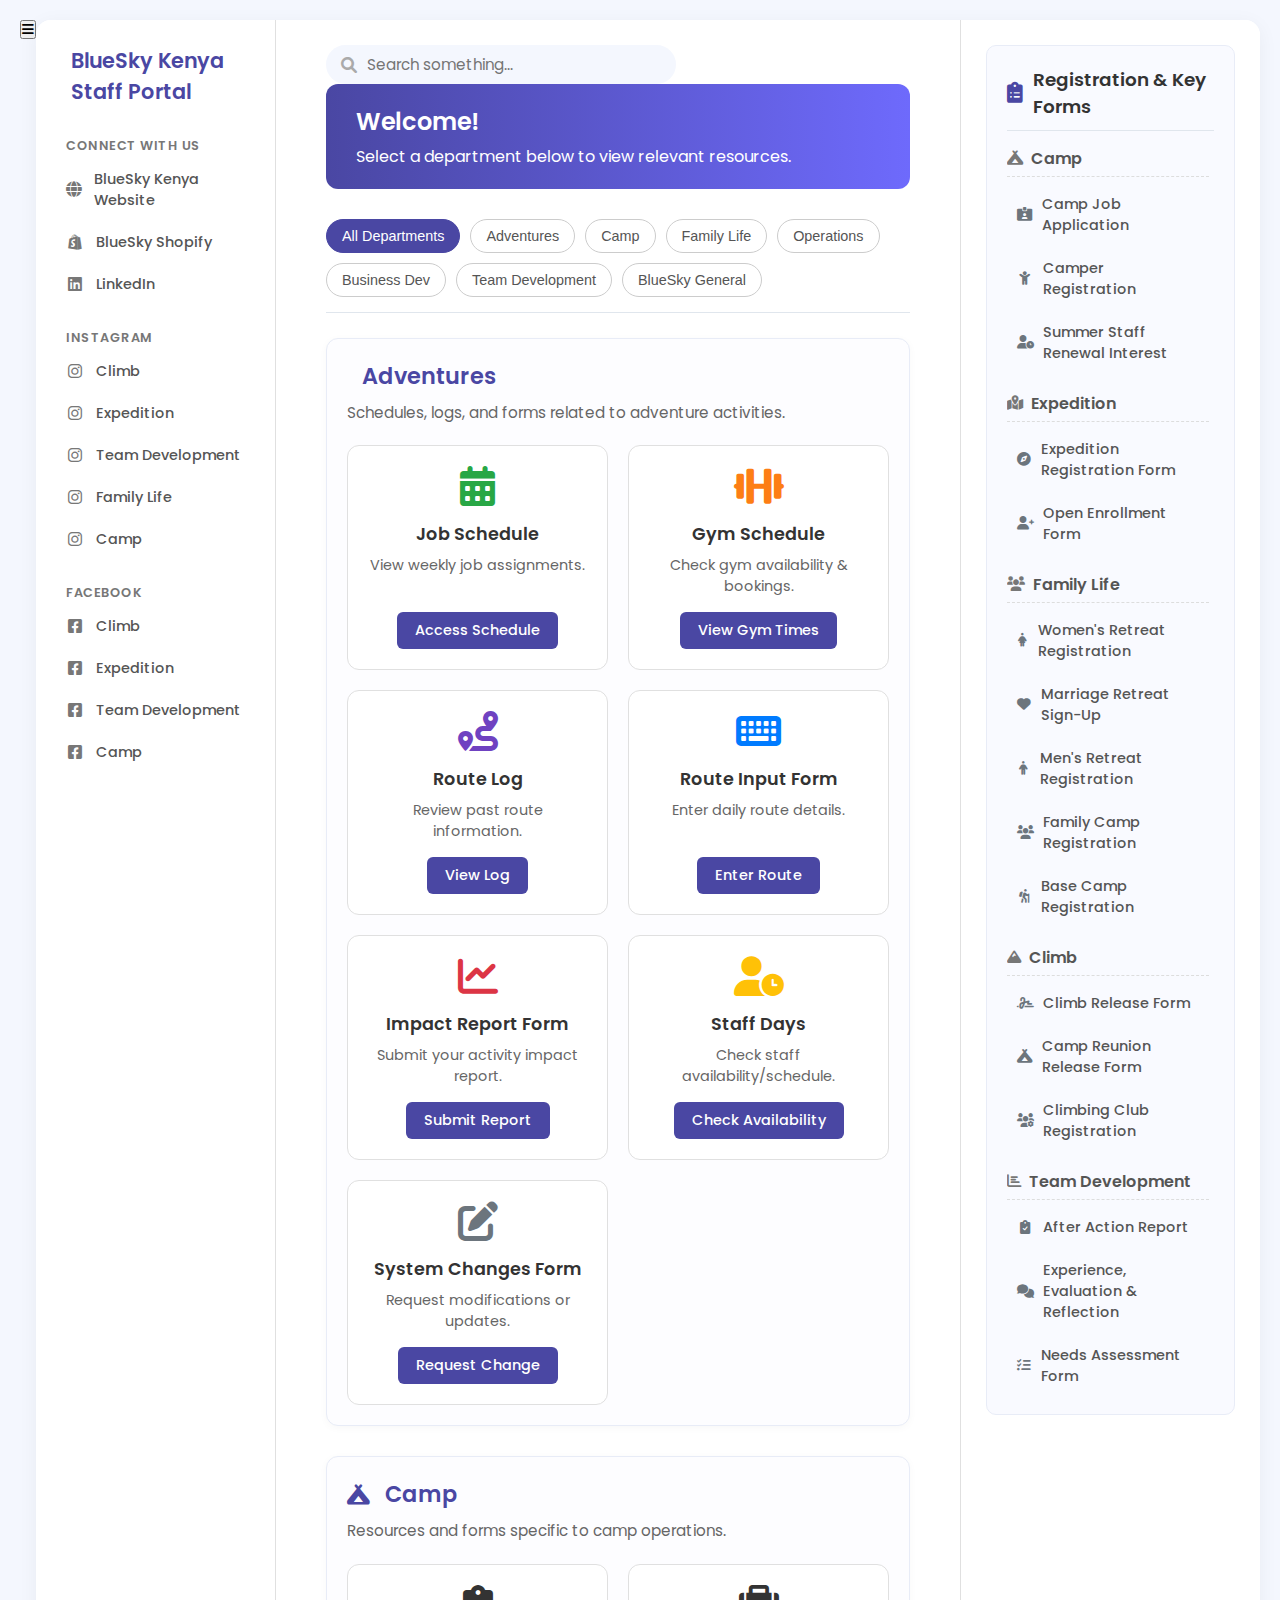
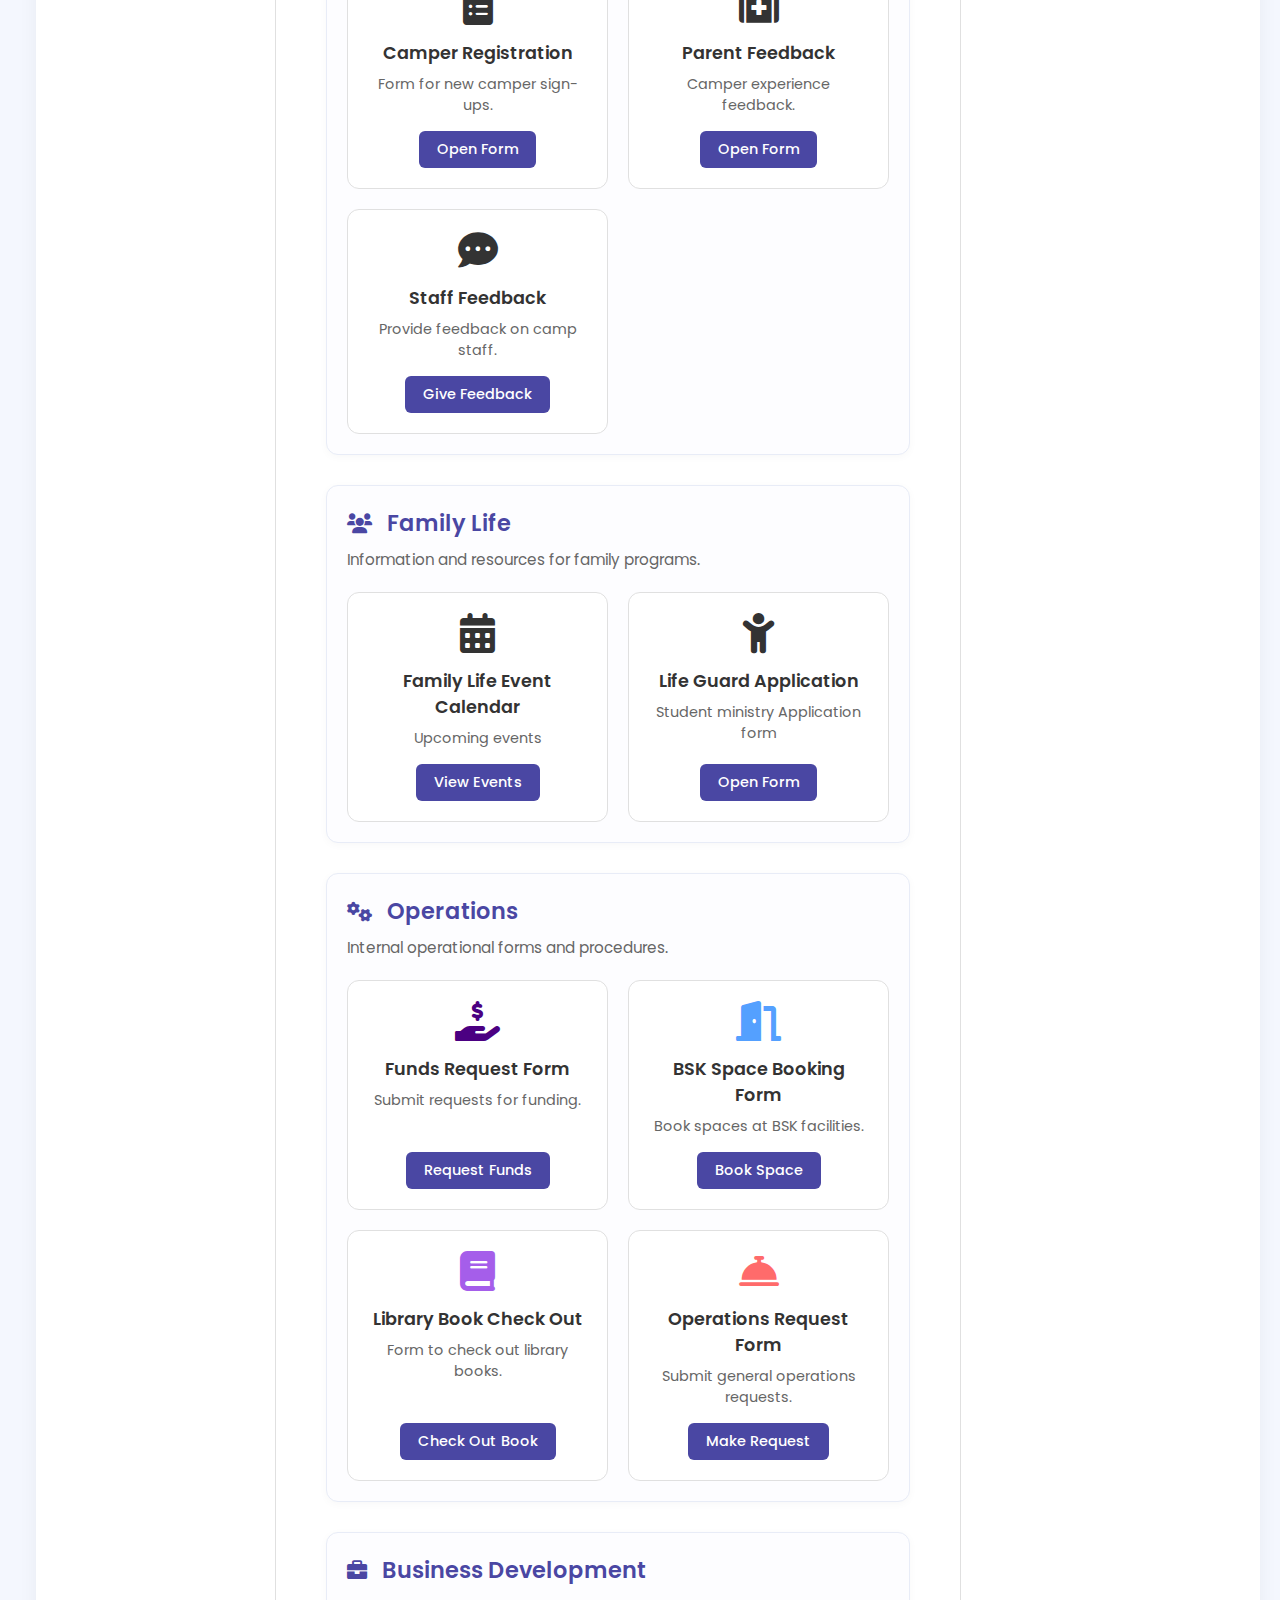
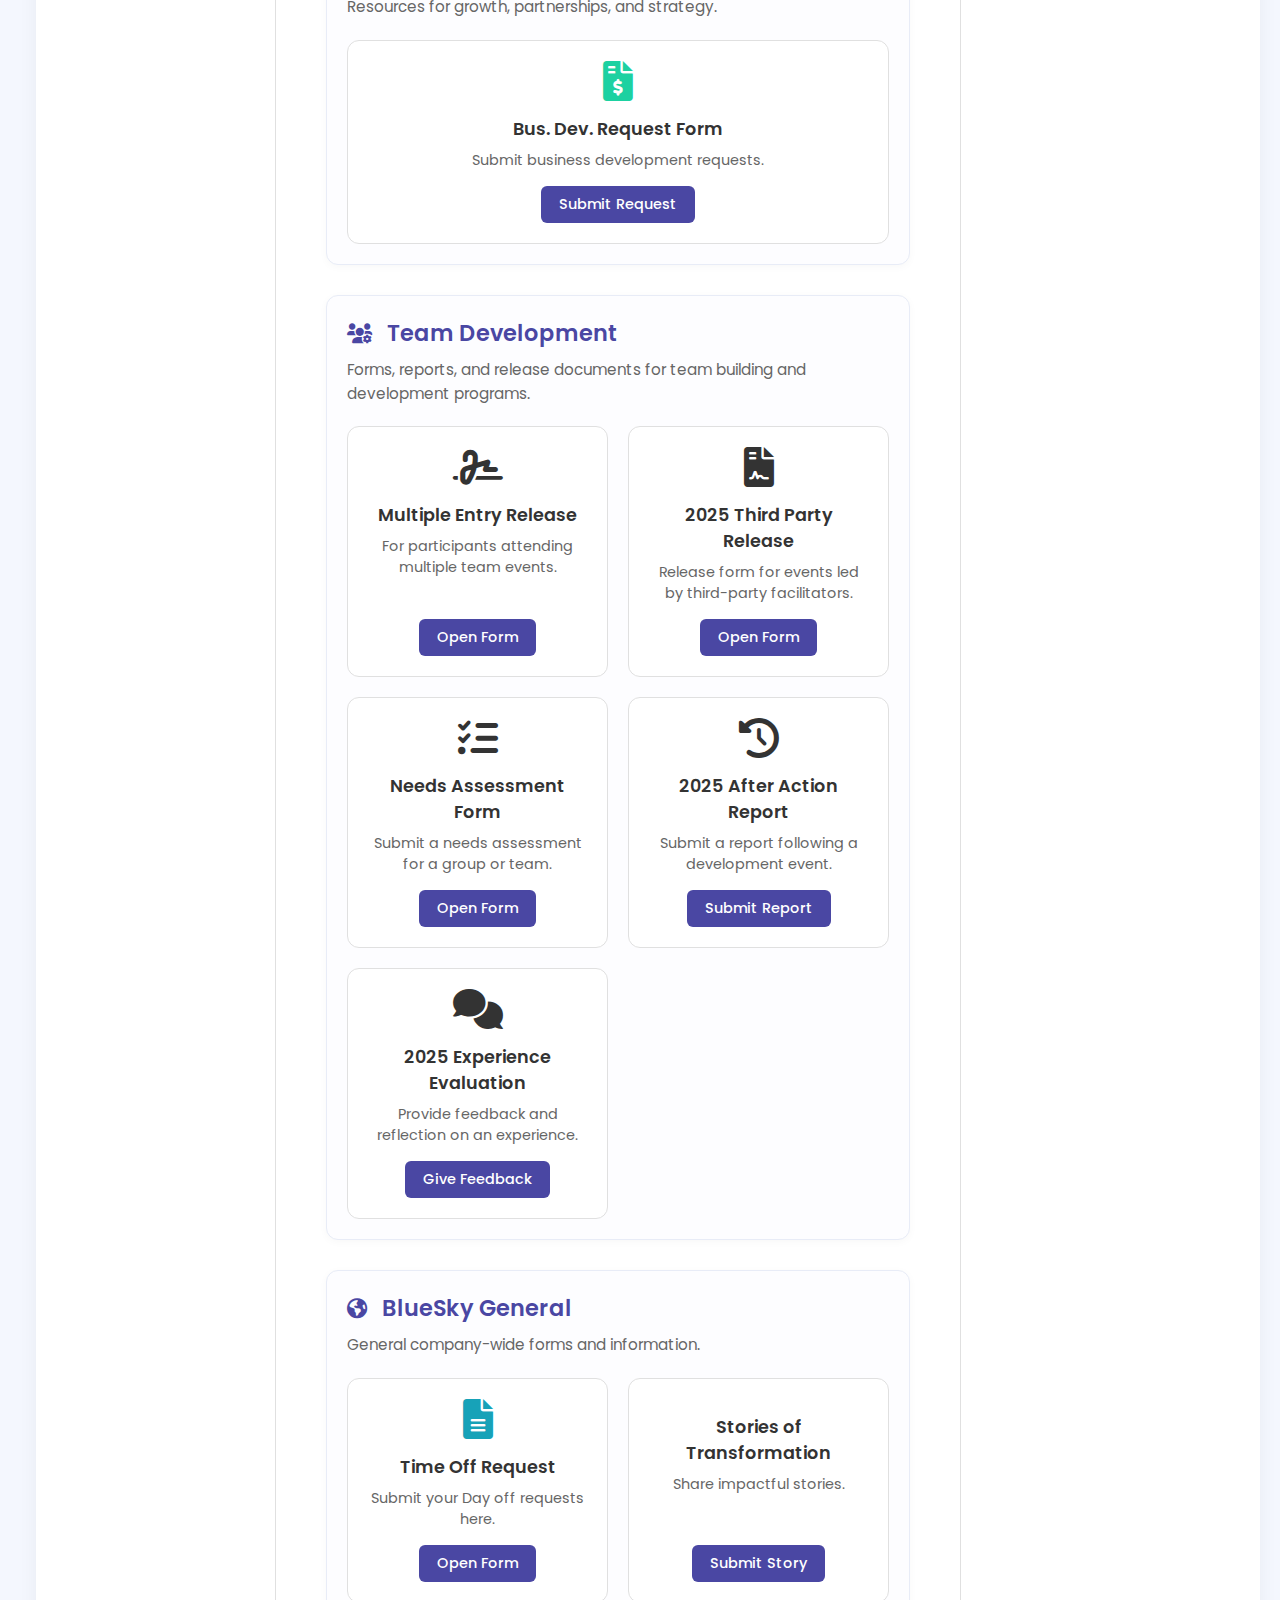
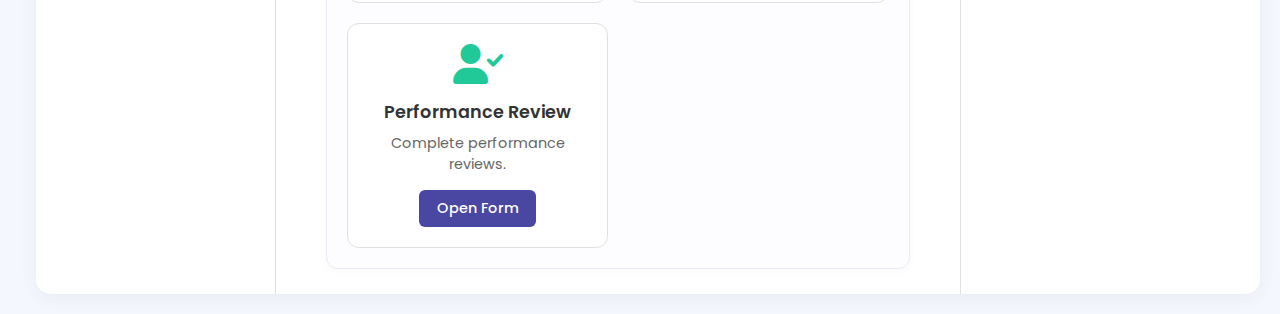
<file: index.html>
<!DOCTYPE html>
<html lang="en">
<head>
    <meta charset="UTF-8">
    <meta name="viewport" content="width=device-width, initial-scale=1.0">
    <title>BlueSky Kenya Staff Portal</title>
    <link rel="stylesheet" href="style.css">
    <link rel="stylesheet" href="https://cdnjs.cloudflare.com/ajax/libs/font-awesome/6.0.0-beta3/css/all.min.css">
    <link href="https://fonts.googleapis.com/css2?family=Poppins:wght@400;500;600;700&display=swap" rel="stylesheet">
</head>
<body>
    <!-- Mobile Menu Toggle Button -->
    <button id="mobileMenuToggle" class="mobile-menu-toggle" aria-label="Open menu" aria-expanded="false">
        <i class="fas fa-bars"></i>
    </button>

    <div class="portal-container">
        <!-- Left Sidebar -->
        <aside class="sidebar" id="leftSidebar">
            <div class="logo">
                <i class="fas fa-mountain-sun"></i>
                <span>BlueSky Kenya Staff Portal</span>
            </div>
            <nav class="sidebar-navigation">
                <h4 class="nav-section-title">Connect With Us</h4>
                <ul>
                    <li><a href="https://www.blueskykenya.org/" target="_blank"><i class="fas fa-globe"></i> BlueSky Kenya Website</a></li>
                    <li><a href="https://10kcd7-cg.myshopify.com/" target="_blank"><i class="fab fa-shopify"></i> BlueSky Shopify</a></li>
                    <li><a href="https://ke.linkedin.com/company/bluesky-kenya" target="_blank"><i class="fab fa-linkedin"></i> LinkedIn</a></li>
                </ul>

                <h4 class="nav-section-title">Instagram</h4>
                <ul>
                    <li><a href="http://www.instagram.com/climbbluesky" target="_blank"><i class="fab fa-instagram"></i> Climb</a></li>
                    <li><a href="http://www.instagram.com/bluesky_expeditions" target="_blank"><i class="fab fa-instagram"></i> Expedition</a></li>
                    <li><a href="http://www.instagram.com/blueskyteamdevelopment" target="_blank"><i class="fab fa-instagram"></i> Team Development</a></li>
                    <li><a href="http://www.instagram.com/blueskyfamily_life" target="_blank"><i class="fab fa-instagram"></i> Family Life</a></li>
                    <li><a href="http://www.instagram.com/campbluesky" target="_blank"><i class="fab fa-instagram"></i> Camp</a></li>
                </ul>

                <h4 class="nav-section-title">Facebook</h4>
                <ul>
                    <li><a href="https://web.facebook.com/ClimbBlueSky/?_rdc=1&_rdr#" target="_blank"><i class="fab fa-facebook-square"></i> Climb</a></li>
                    <li><a href="https://web.facebook.com/people/Bluesky-Expeditions/100089279390317/?_rdc=1&_rdr#" target="_blank"><i class="fab fa-facebook-square"></i> Expedition</a></li>
                    <li><a href="https://web.facebook.com/blueskyteamdevelopment/?_rdc=1&_rdr#" target="_blank"><i class="fab fa-facebook-square"></i> Team Development</a></li>
                    <li><a href="https://web.facebook.com/CampBlueSkyKenya/?_rdc=1&_rdr#" target="_blank"><i class="fab fa-facebook-square"></i> Camp</a></li>
                </ul>
            </nav>
        </aside>

        <!-- Main Content Area -->
        <main class="main-content">
            <!-- This wrapper is hidden by default, shown by JS after authentication -->
            <div id="pageContentWrapper" style="display: none;">
                <header>
                    <div class="search-bar">
                        <i class="fas fa-search"></i>
                        <input type="text" placeholder="Search something...">
                    </div>
                </header>

                <div class="welcome-banner">
                     <h2>Welcome!</h2>
                     <p>Select a department below to view relevant resources.</p>
                </div>

                <div class="department-filter-controls">
                    <button class="filter-btn active" data-filter="all">All Departments</button>
                    <button class="filter-btn" data-filter="adventures">Adventures</button>
                    <button class="filter-btn" data-filter="camp">Camp</button>
                    <button class="filter-btn" data-filter="family-life">Family Life</button>
                    <button class="filter-btn" data-filter="operations">Operations</button>
                    <button class="filter-btn" data-filter="business-development">Business Dev</button>
                    <button class="filter-btn" data-filter="team-development">Team Development</button>
                    <button class="filter-btn" data-filter="general">BlueSky General</button>
                </div>

                <div class="categories-container">
                    <!-- Adventures Section -->
                    <div class="category-section" data-category="adventures">
                        <div class="category-header"><h2><i class="fas fa-mountain-sun"></i> Adventures</h2></div>
                        <p class="category-description">Schedules, logs, and forms related to adventure activities.</p>
                        <div class="link-cards-grid">
                            <div class="card"><i class="fas fa-calendar-alt card-icon job-icon"></i><h3>Job Schedule</h3><p>View weekly job assignments.</p><a href="https://airtable.com/appW0gt2fgh05uB6f/shrqCRNAoX9pFqonu" class="card-button" target="_blank">Access Schedule</a></div>
                            <div class="card"><i class="fas fa-dumbbell card-icon gym-icon"></i><h3>Gym Schedule</h3><p>Check gym availability & bookings.</p><a href="https://airtable.com/appW0gt2fgh05uB6f/shrDMYtk8btnasmON" class="card-button" target="_blank">View Gym Times</a></div>
                            <div class="card"><i class="fas fa-route card-icon route-icon"></i><h3>Route Log</h3><p>Review past route information.</p><a href="https://airtable.com/appW0gt2fgh05uB6f/shrsDyxkYn6ZxAfst" class="card-button" target="_blank">View Log</a></div>
                            <div class="card"><i class="fas fa-keyboard card-icon input-icon"></i><h3>Route Input Form</h3><p>Enter daily route details.</p><a href="https://airtable.com/appW0gt2fgh05uB6f/pagmhPana0Pl3HtDp/form" class="card-button" target="_blank">Enter Route</a></div>
                            <div class="card"><i class="fas fa-chart-line card-icon impact-icon"></i><h3>Impact Report Form</h3><p>Submit your activity impact report.</p><a href="https://airtable.com/appW0gt2fgh05uB6f/pagX4KBE29VWrxyaA/form" class="card-button" target="_blank">Submit Report</a></div>
                            <div class="card"><i class="fas fa-user-clock card-icon staff-icon"></i><h3>Staff Days</h3><p>Check staff availability/schedule.</p><a href="https://airtable.com/appW0gt2fgh05uB6f/shr0ILbxOV3acWiyH" class="card-button" target="_blank">Check Availability</a></div>
                            <div class="card"><i class="fas fa-edit card-icon changes-icon"></i><h3>System Changes Form</h3><p>Request modifications or updates.</p><a href="https://airtable.com/appW0gt2fgh05uB6f/pagaCEWlAT2fiBSFh/form" class="card-button" target="_blank">Request Change</a></div>
                        </div>
                    </div>

                    <!-- Camp Section -->
                    <div class="category-section" data-category="camp">
                        <div class="category-header"><h2><i class="fas fa-campground"></i> Camp</h2></div>
                        <p class="category-description">Resources and forms specific to camp operations.</p>
                        <div class="link-cards-grid">
                            <div class="card"><i class="fas fa-clipboard-list card-icon camper-reg-icon"></i><h3>Camper Registration</h3><p>Form for new camper sign-ups.</p><a href="https://airtable.com/appeRJGibITxwV8VT/pagqizE8uYfJIS8cE/form" class="card-button" target="_blank">Open Form</a></div>
                            <div class="card"><i class="fas fa-medkit card-icon parent-feedback-icon"></i><h3>Parent Feedback</h3><p>Camper experience feedback.</p><a href="https://airtable.com/appeRJGibITxwV8VT/pagIHRwKSkjLronYh/form" class="card-button" target="_blank">Open Form</a></div>
                            <div class="card"><i class="fas fa-comment-dots card-icon staff-feedback-icon"></i><h3>Staff Feedback</h3><p>Provide feedback on camp staff.</p><a href="https://airtable.com/appeRJGibITxwV8VT/pagFcEoqOdxnpcZ64/form" class="card-button" target="_blank">Give Feedback</a></div>
                        </div>
                    </div>

                     <!-- Family Life Section -->
                     <div class="category-section" data-category="family-life">
                        <div class="category-header"><h2><i class="fas fa-users"></i> Family Life</h2></div>
                        <p class="category-description">Information and resources for family programs.</p>
                        <div class="link-cards-grid">
                            <div class="card"><i class="fas fa-calendar-alt card-icon calendar-icon"></i><h3>Family Life Event Calendar</h3><p>Upcoming events </p><a href="https://airtable.com/appFMptDN1SS8L2GM/shrZgbqzZxy7Kiots" class="card-button" target="_blank">View Events</a></div>
                            <div class="card"><i class="fas fa-child card-icon life-guard-icon"></i><h3>Life Guard Application</h3><p>Student ministry Application form</p><a href="https://airtable.com/appFMptDN1SS8L2GM/pagV3ijUpAFJEhw8P/form" class="card-button" target="_blank">Open Form</a></div>
                        </div>
                    </div>

                    <!-- Operations Section -->
                    <div class="category-section" data-category="operations">
                        <div class="category-header"><h2><i class="fas fa-cogs"></i> Operations</h2></div>
                        <p class="category-description">Internal operational forms and procedures.</p>
                        <div class="link-cards-grid">
                            <div class="card"><i class="fas fa-hand-holding-usd card-icon funds-icon"></i><h3>Funds Request Form</h3><p>Submit requests for funding.</p><a href="https://airtable.com/appmuSrkNKkMg7tPL/pagZbTI6QFZBBSim5/form" class="card-button" target="_blank">Request Funds</a></div>
                            <div class="card"><i class="fas fa-door-open card-icon space-booking-icon"></i><h3>BSK Space Booking Form</h3><p>Book spaces at BSK facilities.</p><a href="https://airtable.com/appSVWv7v0EDezEEk/pagNWLCB85ouaYh4Y/form" class="card-button" target="_blank">Book Space</a></div>
                            <div class="card"><i class="fas fa-book card-icon library-icon"></i><h3>Library Book Check Out</h3><p>Form to check out library books.</p><a href="https://airtable.com/appSVWv7v0EDezEEk/pagkFPACiJesul5ni/form" class="card-button" target="_blank">Check Out Book</a></div>
                            <div class="card"><i class="fas fa-concierge-bell card-icon ops-request-icon"></i><h3>Operations Request Form</h3><p>Submit general operations requests.</p><a href="https://airtable.com/appSVWv7v0EDezEEk/pag3gof0NQ2Tn0E3F/form" class="card-button" target="_blank">Make Request</a></div>
                        </div>
                    </div>

                    <!-- Business Development Section -->
                    <div class="category-section" data-category="business-development">
                        <div class="category-header"><h2><i class="fas fa-briefcase"></i> Business Development</h2></div>
                        <p class="category-description">Resources for growth, partnerships, and strategy.</p>
                        <div class="link-cards-grid">
                            <div class="card"><i class="fas fa-file-invoice-dollar card-icon bizdev-request-icon"></i><h3>Bus. Dev. Request Form</h3><p>Submit business development requests.</p><a href="https://airtable.com/appEW0VJyoXrif1vC/pagotgHo43T9zDhXQ/form" class="card-button" target="_blank">Submit Request</a></div>
                        </div>
                    </div>

                    <!-- Team Development Section -->
                    <div class="category-section" data-category="team-development">
                        <div class="category-header"><h2><i class="fas fa-users-cog"></i> Team Development</h2></div>
                        <p class="category-description">Forms, reports, and release documents for team building and development programs.</p>
                        <div class="link-cards-grid">
                            <div class="card">
                                <i class="fas fa-signature card-icon signature-icon"></i>
                                <h3>Multiple Entry Release</h3>
                                <p>For participants attending multiple team events.</p>
                                <a href="https://airtable.com/appxylcvDQHziBFW7/pagub5e91qvFtcV2Z/form" class="card-button" target="_blank">Open Form</a>
                            </div>
                            <div class="card">
                                <i class="fas fa-file-contract card-icon contract-icon"></i>
                                <h3>2025 Third Party Release</h3>
                                <p>Release form for events led by third-party facilitators.</p>
                                <a href="https://airtable.com/appxylcvDQHziBFW7/pagSPGO8lljLCnTsc/form" class="card-button" target="_blank">Open Form</a>
                            </div>
                            <div class="card">
                                <i class="fas fa-tasks card-icon needs-assessment-icon"></i>
                                <h3>Needs Assessment Form</h3>
                                <p>Submit a needs assessment for a group or team.</p>
                                <a href="https://airtable.com/appCVpQpnHwVlLUB9/pagyMoKknxGH5UsmN/form" class="card-button" target="_blank">Open Form</a>
                            </div>
                            <div class="card">
                                <i class="fas fa-history card-icon aar-icon"></i>
                                <h3>2025 After Action Report</h3>
                                <p>Submit a report following a development event.</p>
                                <a href="https://airtable.com/appCVpQpnHwVlLUB9/pagVng2OrqTWz35yy/form" class="card-button" target="_blank">Submit Report</a>
                            </div>
                            <div class="card">
                                <i class="fas fa-comments card-icon evaluation-icon"></i>
                                <h3>2025 Experience Evaluation</h3>
                                <p>Provide feedback and reflection on an experience.</p>
                                <a href="https://airtable.com/appCVpQpnHwVlLUB9/pag16kpGMLUo5tETQ/form" class="card-button" target="_blank">Give Feedback</a>
                            </div>
                        </div>
                    </div>

                    <!-- BlueSky General Section -->
                    <div class="category-section" data-category="general">
                        <div class="category-header"><h2><i class="fas fa-globe-americas"></i> BlueSky General</h2></div>
                        <p class="category-description">General company-wide forms and information.</p>
                        <div class="link-cards-grid">
                            <div class="card"><i class="fas fa-file-alt card-icon form-icon"></i><h3>Time Off Request</h3><p>Submit your Day off requests here.</p><a href="https://airtable.com/appzUivoXSDXmiB0k/pagoGSDvLUHkXNhqH/form" class="card-button" target="_blank">Open Form</a></div>
                            <div class="card"><i class="fas fa-book-heart card-icon story-icon"></i><h3>Stories of Transformation</h3><p>Share impactful stories.</p><a href="https://airtable.com/appBnSpB3H3mclRjX/shrnzcoyAJp1HcuGo" class="card-button" target="_blank">Submit Story</a></div>
                            <div class="card"><i class="fas fa-user-check card-icon review-icon"></i><h3>Performance Review</h3><p>Complete performance reviews.</p><a href="https://airtable.com/appzUivoXSDXmiB0k/pago8alsX0IqHO8Y3/form" class="card-button" target="_blank">Open Form</a></div>
                        </div>
                    </div>
                </div>
            </div> <!-- End of pageContentWrapper -->
        </main>

        <!-- Right Sidebar -->
        <aside class="right-sidebar">
             <!-- This wrapper is also hidden by default, shown by JS after authentication -->
            <div id="rightSidebarContentWrapper" style="display: none;">
                <div class="registration-forms-widget">
                    <div class="widget-header">
                        <i class="fas fa-clipboard-list"></i>
                        <h3>Registration & Key Forms</h3>
                    </div>
                     <div class="widget-scroll-container">
                        <!-- Camp Registration Forms -->
                        <div class="form-group">
                            <h4 class="form-group-title"><i class="fas fa-campground"></i> Camp</h4>
                            <ul class="widget-links-list">
                                <li><a href="https://airtable.com/appeRJGibITxwV8VT/pagbtaODBCt0Vd4XX/form" target="_blank"><i class="fas fa-id-card-alt form-link-icon"></i><span>Camp Job Application</span></a></li>
                                <li><a href="https://airtable.com/appeRJGibITxwV8VT/pagqizE8uYfJIS8cE/form" target="_blank"><i class="fas fa-child form-link-icon"></i><span>Camper Registration</span></a></li>
                                <li><a href="https://airtable.com/appeRJGibITxwV8VT/pagjSRuUICunrDu2P/form" target="_blank"><i class="fas fa-user-clock form-link-icon"></i><span>Summer Staff Renewal Interest</span></a></li>
                            </ul>
                        </div>
                        <!-- Expedition Registration Forms -->
                        <div class="form-group">
                            <h4 class="form-group-title"><i class="fas fa-map-marked-alt"></i> Expedition</h4>
                            <ul class="widget-links-list">
                                <li><a href="https://airtable.com/appxylcvDQHziBFW7/shr3WQ2djm3aWe6gg" target="_blank"><i class="fas fa-compass form-link-icon"></i><span>Expedition Registration Form</span></a></li>
                                <li><a href="https://airtable.com/appxylcvDQHziBFW7/pagGEQJYmvEXcxjWI/form" target="_blank"><i class="fas fa-user-plus form-link-icon"></i><span>Open Enrollment Form</span></a></li>
                            </ul>
                        </div>
                        <!-- Family Life Registration Forms -->
                        <div class="form-group">
                            <h4 class="form-group-title"><i class="fas fa-users"></i> Family Life</h4>
                            <ul class="widget-links-list">
                                <li><a href="https://airtable.com/appFMptDN1SS8L2GM/pagCfsgwy17JkoTvh/form" target="_blank"><i class="fas fa-female form-link-icon"></i><span>Women's Retreat Registration</span></a></li>
                                <li><a href="https://airtable.com/appFMptDN1SS8L2GM/pagXuHx4hDm17o9it/form" target="_blank"><i class="fas fa-heart form-link-icon"></i><span>Marriage Retreat Sign-Up</span></a></li>
                                <li><a href="https://airtable.com/appFMptDN1SS8L2GM/paguGU5mDSg1Tfeky/form" target="_blank"><i class="fas fa-male form-link-icon"></i><span>Men's Retreat Registration</span></a></li>
                                <li><a href="https://airtable.com/appFMptDN1SS8L2GM/pag9EpQFXt6NPKwaW/form" target="_blank"><i class="fas fa-users form-link-icon"></i><span>Family Camp Registration</span></a></li>
                                <li><a href="YOUR_BASE_CAMP_REGISTRATION_URL_HERE" target="_blank"><i class="fas fa-hiking form-link-icon"></i><span>Base Camp Registration</span></a></li>
                            </ul>
                        </div>
                        <!-- Climb Registration Forms -->
                        <div class="form-group">
                            <h4 class="form-group-title"><i class="fas fa-mountain"></i> Climb</h4>
                            <ul class="widget-links-list">
                                <li><a href="https://airtable.com/appW0gt2fgh05uB6f/pagx740WR4paPaL9N/form" target="_blank"><i class="fas fa-signature form-link-icon"></i><span>Climb Release Form</span></a></li>
                                <li><a href="https://airtable.com/appW0gt2fgh05uB6f/pagqWgryrvxYHtW8g/form" target="_blank"><i class="fas fa-campground form-link-icon"></i><span>Camp Reunion Release Form</span></a></li>
                                <li><a href="https://airtable.com/appW0gt2fgh05uB6f/pagJklJWp05g8Gg8K/form" target="_blank"><i class="fas fa-users-cog form-link-icon"></i><span>Climbing Club Registration</span></a></li>
                            </ul>
                        </div>
                        <!-- Team Development Forms -->
                        <div class="form-group">
                            <h4 class="form-group-title"><i class="fas fa-chart-bar"></i> Team Development</h4>
                            <ul class="widget-links-list">
                                <li><a href="https://airtable.com/appCVpQpnHwVlLUB9/pagVng2OrqTWz35yy/form" target="_blank"><i class="fas fa-clipboard-check form-link-icon"></i><span>After Action Report</span></a></li>
                                <li><a href="https://airtable.com/appCVpQpnHwVlLUB9/pag16kpGMLUo5tETQ/form" target="_blank"><i class="fas fa-comments form-link-icon"></i><span>Experience, Evaluation & Reflection</span></a></li>
                                <li><a href="https://airtable.com/appCVpQpnHwVlLUB9/pagyMoKknxGH5UsmN/form" target="_blank"><i class="fas fa-tasks form-link-icon"></i><span>Needs Assessment Form</span></a></li>
                            </ul>
                        </div>
                    </div> <!-- End of widget-scroll-container -->
                </div>
            </div> <!-- End of rightSidebarContentWrapper -->
        </aside>
    </div>

    <!-- Mobile Sidebar Overlay -->
    <div class="mobile-sidebar-overlay" id="mobileSidebarOverlay"></div>

    <script src="script.js"></script>
</body>
</html>
</file>
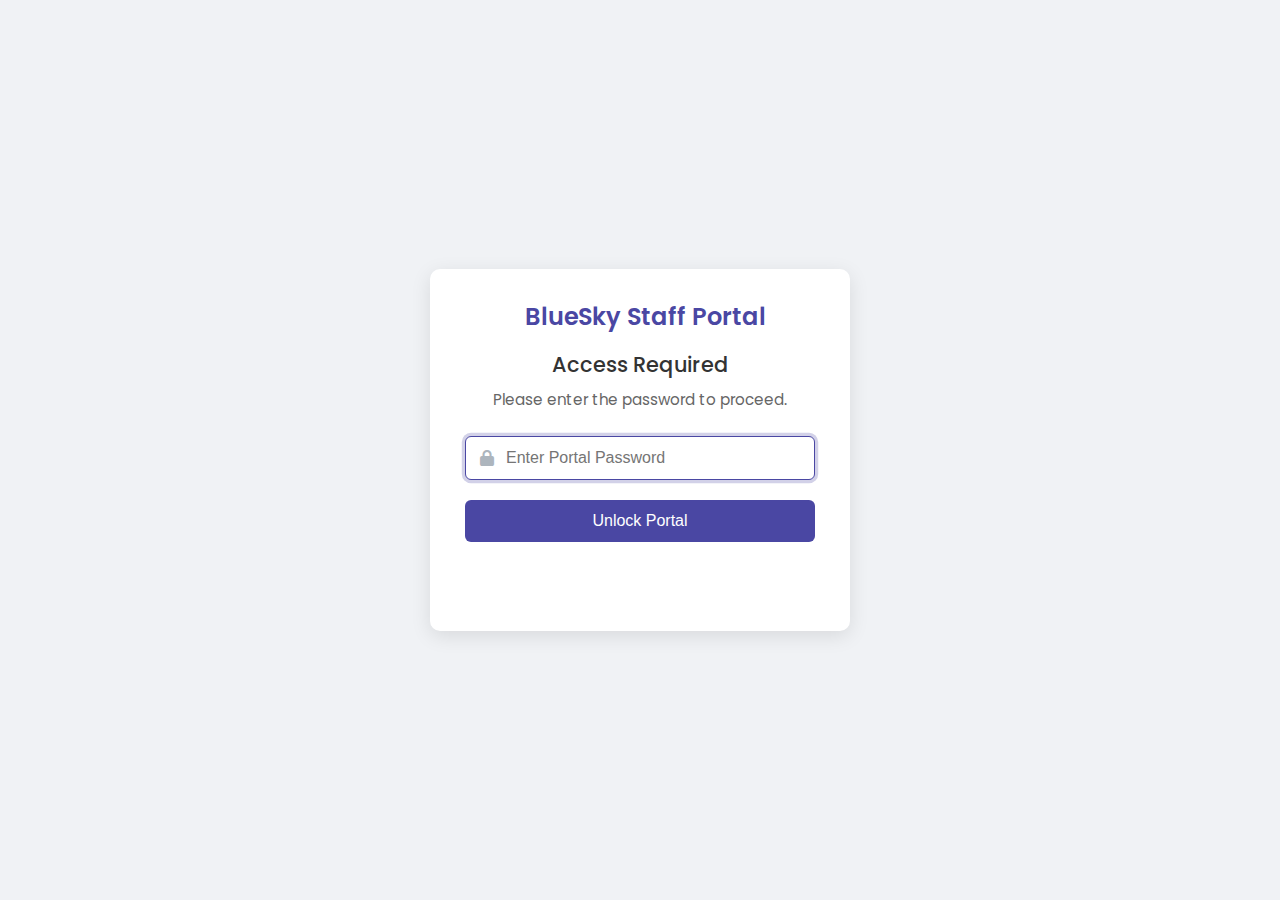
<file: login.html>
<!DOCTYPE html>
<html lang="en">
<head>
    <meta charset="UTF-8">
    <meta name="viewport" content="width=device-width, initial-scale=1.0">
    <title>Portal Login - BlueSky Staff Portal</title>
    <link rel="stylesheet" href="login.css">
    <link href="https://fonts.googleapis.com/css2?family=Poppins:wght@400;500;600;700&display=swap" rel="stylesheet">
    <link rel="stylesheet" href="https://cdnjs.cloudflare.com/ajax/libs/font-awesome/6.0.0-beta3/css/all.min.css">
</head>
<body>
    <div class="login-container">
        <div class="login-box">
            <div class="login-logo">
                <i class="fas fa-mountain-sun"></i>
                <h2>BlueSky Staff Portal</h2>
            </div>
            <h3>Access Required</h3>
            <p>Please enter the password to proceed.</p>
            <div class="input-group">
                <i class="fas fa-lock"></i>
                <input type="password" id="portalPasswordInput" placeholder="Enter Portal Password" autofocus>
            </div>
            <button id="submitLoginButton">Unlock Portal</button>
            <p id="loginError" class="error-message"></p>
        </div>
    </div>
    <script src="login.js"></script>
</body>
</html>
</file>
<file: style.css>
/* Basic Reset & Body Styling */
* {
    margin: 0;
    padding: 0;
    box-sizing: border-box;
}

body {
    font-family: 'Poppins', sans-serif;
    background-color: #f4f7fe;
    color: #333;
    display: flex;
    justify-content: center;
    align-items: flex-start;
    min-height: 100vh;
    padding: 20px;
}

/* Portal Container Layout */
.portal-container {
    display: grid;
    grid-template-columns: 240px 1fr 300px; /* Sidebar | Main Content | Right Sidebar */
    gap: 25px;
    background-color: #fff;
    border-radius: 15px;
    box-shadow: 0 4px 20px rgba(0, 0, 0, 0.05);
    width: 100%;
    max-width: 1400px;
    min-height: 80vh;
    overflow: hidden;
}

/* --- Sidebar --- */
.sidebar {
    background-color: #fff;
    padding: 25px 15px;
    display: flex;
    flex-direction: column;
    border-right: 1px solid #e0e0e0;
    overflow-y: auto; 
}

.sidebar .logo {
    display: flex;
    align-items: center;
    font-size: 1.3em;
    font-weight: 600;
    color: #4a47a3;
    margin-bottom: 20px; 
    padding-left: 10px;
}

.sidebar .logo i {
    margin-right: 10px;
    font-size: 1.5em;
}

.sidebar .sidebar-navigation {
    margin-top: 0; 
}

.nav-section-title {
    font-size: 0.8em;
    font-weight: 600;
    color: #777; 
    text-transform: uppercase;
    letter-spacing: 0.5px;
    padding: 10px 15px 5px 15px; 
    margin-top: 15px; 
}
.sidebar .sidebar-navigation ul:first-of-type .nav-section-title,
.sidebar .sidebar-navigation > .nav-section-title:first-child {
    margin-top: 0;
}

.sidebar nav ul { list-style: none; padding-left: 0; }
.sidebar nav li { margin-bottom: 3px; }
.sidebar nav a {
    display: flex;
    align-items: center;
    padding: 9px 15px; 
    text-decoration: none;
    color: #555;
    font-weight: 500;
    border-radius: 6px;
    font-size: 0.9em;
    transition: background-color 0.2s ease, color 0.2s ease;
}
.sidebar nav a i {
    margin-right: 12px;
    width: 18px;
    text-align: center;
    font-size: 1.1em;
    color: #777;
}
.sidebar nav a:hover {
    background-color: #eef2ff;
    color: #4a47a3;
}
.sidebar nav a:hover i {
    color: #4a47a3;
}

/* --- Main Content --- */
.main-content {
    padding: 25px;
    overflow-y: auto;
}

#pageContentWrapper, #rightSidebarContentWrapper { 
    /* display: none; /* UNCOMMENT if using separate login page */
    /* If NOT using login page, ensure these are block or default */
}

.main-content > header {
    display: flex;
    justify-content: flex-start;
    align-items: center;
    margin-bottom: 25px;
}

.search-bar {
    display: flex;
    align-items: center;
    background-color: #f4f7fe;
    padding: 8px 15px;
    border-radius: 20px;
    width: 60%;
    max-width: 400px;
}
.search-bar i { color: #aaa; margin-right: 10px; }
.search-bar input {
    border: none;
    outline: none;
    background: none;
    width: 100%;
    font-size: 0.95em;
    font-family: 'Poppins', sans-serif;
}

.welcome-banner {
    background: linear-gradient(90deg, #4a47a3, #6e6afc);
    color: #fff;
    padding: 20px 30px;
    border-radius: 12px;
    margin-bottom: 30px;
}
.welcome-banner h2 { margin-bottom: 5px; font-weight: 600; }

/* Department Filter Controls Styling */
.department-filter-controls {
    margin-bottom: 25px;
    display: flex;
    flex-wrap: wrap;
    gap: 10px;
    padding-bottom: 15px;
    border-bottom: 1px solid #e0e6ed;
}
.filter-btn {
    padding: 8px 15px;
    border: 1px solid #ccc;
    background-color: #fff;
    color: #555;
    border-radius: 20px;
    cursor: pointer;
    font-weight: 500;
    font-size: 0.9em;
    transition: background-color 0.3s ease, color 0.3s ease, border-color 0.3s ease;
}
.filter-btn:hover {
    background-color: #eef2ff;
    border-color: #4a47a3;
    color: #4a47a3;
}
.filter-btn.active {
    background-color: #4a47a3;
    color: #fff;
    border-color: #4a47a3;
}

/* Categories Container */
.categories-container {
    display: flex;
    flex-direction: column;
    gap: 30px;
}

/* Category Section Styling */
.category-section {
    background-color: #fdfdff;
    padding: 20px;
    border-radius: 12px;
    border: 1px solid #e8ecf7;
    box-shadow: 0 2px 8px rgba(0,0,0,0.03);
}
.category-header {
    display: flex;
    align-items: center;
    margin-bottom: 8px;
}
.category-header h2 {
    font-size: 1.4em;
    color: #4a47a3;
    font-weight: 600;
}
.category-header h2 i {
    margin-right: 10px;
    font-size: 0.9em;
}
.category-description {
    font-size: 0.95em;
    color: #666;
    margin-bottom: 20px;
    line-height: 1.6;
}

/* Link Cards Grid */
.link-cards-grid {
    display: grid;
    grid-template-columns: repeat(auto-fit, minmax(220px, 1fr));
    gap: 20px;
}

.card {
    background-color: #fff;
    border: 1px solid #e0e0e0;
    border-radius: 12px;
    padding: 20px;
    text-align: center;
    transition: transform 0.3s ease, box-shadow 0.3s ease;
    display: flex;
    flex-direction: column;
    align-items: center;
    justify-content: space-between;
    min-height: 200px;
}
.card:hover {
    transform: translateY(-5px);
    box-shadow: 0 6px 15px rgba(0, 0, 0, 0.08);
}
.card-icon {
    font-size: 2.5em;
    margin-bottom: 15px;
}
.job-icon { color: #28a745; } 
.gym-icon { color: #fd7e14; } 
.form-icon { color: #17a2b8; } 
.route-icon { color: #6f42c1; } 
.staff-icon { color: #ffc107; } 
.input-icon { color: #007bff; } 
.impact-icon { color: #dc3545; } 
.changes-icon { color: #6c757d; } 
.story-icon { color: #e83e8c; } 
.review-icon { color: #20c997; } 
.funds-icon { color: #4B0082; } 
.space-booking-icon { color: #54a0ff; } 
.library-icon { color: #a55eea; } 
.ops-request-icon { color: #ff6b6b; } 
.bizdev-request-icon { color: #1dd1a1; } 
.card.placeholder-card .card-icon { color: #aaa; }

.card h3 { font-size: 1.1em; margin-bottom: 8px; font-weight: 600; color: #333; }
.card p { font-size: 0.9em; color: #666; margin-bottom: 15px; flex-grow: 1; }
.card-button {
    display: inline-block; background-color: #4a47a3; color: #fff; padding: 8px 18px;
    border-radius: 6px; text-decoration: none; font-weight: 500; font-size: 0.9em;
    transition: background-color 0.3s ease; margin-top: auto;
}
.card-button:hover { background-color: #3a368a; }
.card.placeholder-card { background-color: #f9f9f9; border-style: dashed; opacity: 0.7; }

/* --- Right Sidebar --- */
.right-sidebar {
    background-color: #fff; padding: 25px; border-left: 1px solid #e0e0e0;
    display: flex; flex-direction: column; gap: 25px;
    overflow: hidden;
}

/* Registration Forms Widget Styling */
.registration-forms-widget {
    background-color: #f9faff; border-radius: 10px; padding: 20px;
    border: 1px solid #e8ecf7;
    display: flex; 
    flex-direction: column;
    overflow: hidden; 
    flex-grow: 1; 
}
.widget-header {
    display: flex; align-items: center; margin-bottom: 15px;
    padding-bottom: 10px; border-bottom: 1px solid #e0e6ed;
    flex-shrink: 0; 
}
.widget-header i { font-size: 1.3em; color: #4a47a3; margin-right: 10px; }
.widget-header h3 { font-size: 1.15em; font-weight: 600; color: #333; margin: 0; }
.widget-scroll-container {
    overflow-y: auto; 
    flex-grow: 1; 
    padding-right: 5px; 
}
.widget-scroll-container::-webkit-scrollbar { width: 6px; }
.widget-scroll-container::-webkit-scrollbar-track { background: #f1f1f1; border-radius: 10px; }
.widget-scroll-container::-webkit-scrollbar-thumb { background: #ccc; border-radius: 10px; }
.widget-scroll-container::-webkit-scrollbar-thumb:hover { background: #aaa; }
.form-group { margin-bottom: 20px; }
.form-group:last-child { margin-bottom: 0; }
.form-group-title {
    font-size: 1em; font-weight: 600; color: #555; margin-bottom: 10px;
    padding-bottom: 5px; border-bottom: 1px dashed #ddd; 
    display: flex; align-items: center;
}
.form-group-title i { margin-right: 8px; color: #777; font-size: 0.9em; }
.widget-links-list { list-style: none; padding: 0; margin: 0; }
.widget-links-list li { margin-bottom: 8px; } 
.widget-links-list li:last-child { margin-bottom: 0; }
.widget-links-list a {
    display: flex; align-items: center; text-decoration: none; color: #555;
    padding: 7px 10px; border-radius: 6px;
    transition: background-color 0.2s ease, color 0.2s ease;
    font-weight: 500; font-size: 0.9em; 
}
.widget-links-list a:hover { background-color: #eef2ff; color: #4a47a3; }
.form-link-icon { margin-right: 10px; width: 16px; text-align: center; color: #6c757d; font-size: 0.95em;}
.widget-links-list a:hover .form-link-icon { color: #4a47a3; }

/* --- Responsive Styles --- */
@media (max-width: 1200px) {
    .portal-container { grid-template-columns: 220px 1fr 280px; gap: 20px; }
}
@media (max-width: 992px) {
    .portal-container {
        grid-template-columns: 200px 1fr; grid-template-areas: "sidebar main" "sidebar right";
        gap: 15px;
    }
    .sidebar { grid-area: sidebar; }
    .main-content { grid-area: main; padding: 20px; }
    .right-sidebar { grid-area: right; border-left: none; border-top: 1px solid #e0e0e0; padding: 20px; }
    .search-bar { width: 70%; }
    .link-cards-grid { grid-template-columns: repeat(auto-fit, minmax(200px, 1fr)); }
    .department-filter-controls { padding-bottom: 10px; }
}
@media (max-width: 768px) {
    body { padding: 0; align-items: stretch; }
    .portal-container {
        grid-template-columns: 1fr; grid-template-areas: "sidebar" "main" "right";
        border-radius: 0; min-height: 100vh; gap: 0;
    }
    .sidebar { border-right: none; border-bottom: 1px solid #e0e0e0; padding: 15px; height: auto; }
    .main-content { padding: 15px; }
    .main-content > header { flex-direction: column; gap: 10px; align-items: flex-start; margin-bottom: 20px; }
    .search-bar { width: 100%; max-width: none; padding: 10px 15px; }
    .search-bar input { font-size: 1em; }
    .welcome-banner { padding: 15px; text-align: center;}
    .welcome-banner h2 { font-size: 1.2em; margin-bottom: 8px; }
    .welcome-banner p { font-size: 0.9em; }
    .department-filter-controls { gap: 8px; justify-content: center; }
    .filter-btn { padding: 8px 12px; font-size: 0.85em; }
    .category-section { padding: 15px; }
    .category-header h2 { font-size: 1.3em; }
    .category-description { font-size: 0.9em; margin-bottom: 15px; }
    .link-cards-grid { grid-template-columns: 1fr; gap: 15px; }
    .card {
        min-height: auto; padding: 15px;
        flex-direction: row; /* Mobile Card Layout: Icon Left, Text Right */
        align-items: center;
        text-align: left;
    }
    .card-icon { font-size: 1.8em; margin-bottom: 0; margin-right: 15px; flex-shrink: 0; }
    .card-content-wrapper { display: flex; flex-direction: column; flex-grow: 1; }
    .card h3 { font-size: 1em; margin-bottom: 5px; }
    .card p { font-size: 0.85em; margin-bottom: 10px; }
    .card-button { padding: 8px 15px; font-size: 0.9em; width: 100%; margin-top: 10px;}
    .right-sidebar { padding: 15px; border-top: 1px solid #e0e0e0; background-color: #f8f9fe; }
    .registration-forms-widget { padding: 15px; }
    .widget-header h3 { font-size: 1.1em; }
    .form-group-title { font-size: 0.95em; }
    .widget-links-list a { font-size: 0.88em; padding: 6px 8px; }
}
@media (max-width: 576px) {
    .sidebar .logo span { font-size: 1.2em; }
    .sidebar .logo i { font-size: 1.4em; }
    .sidebar nav a { padding: 10px 10px; font-size: 0.9em; } 
    .nav-section-title { font-size: 0.8em; }
    .main-content > header { margin-bottom: 15px; }
    .search-bar { padding: 8px 12px; }
    .welcome-banner h2 { font-size: 1.1em; }
    .filter-btn { font-size: 0.8em; }
    .category-header h2 { font-size: 1.2em; }
    .card-icon { font-size: 1.6em; margin-right: 10px;}
    .card h3 { font-size: 0.95em; }
    .card p { font-size: 0.8em; }
    .widget-header i { font-size: 1.1em; }
    .widget-header h3 { font-size: 1em; }
    .form-group-title { font-size: 0.9em; }
    .widget-links-list a { font-size: 0.85em; padding: 7px; }
}
</file>
<file: login.css>
/* Basic Reset & Body Styling */
* {
    margin: 0;
    padding: 0;
    box-sizing: border-box;
}

body {
    font-family: 'Poppins', sans-serif;
    background-color: #f0f2f5; /* Light gray background */
    color: #333;
    display: flex;
    justify-content: center;
    align-items: center;
    min-height: 100vh;
    padding: 20px;
}

.login-container {
    width: 100%;
    max-width: 420px;
}

.login-box {
    background-color: #fff;
    padding: 30px 35px;
    border-radius: 10px;
    box-shadow: 0 5px 20px rgba(0, 0, 0, 0.1);
    text-align: center;
}

.login-logo {
    display: flex;
    align-items: center;
    justify-content: center;
    gap: 10px;
    margin-bottom: 15px;
    color: #4a47a3; /* Theme color */
}

.login-logo i {
    font-size: 2.5em;
}

.login-logo h2 {
    font-size: 1.5em;
    font-weight: 600;
    margin: 0;
}

.login-box h3 {
    font-size: 1.3em;
    font-weight: 500;
    margin-bottom: 8px;
    color: #333;
}

.login-box p {
    font-size: 0.95em;
    color: #666;
    margin-bottom: 25px;
}

.input-group {
    position: relative;
    margin-bottom: 20px;
}

.input-group i {
    position: absolute;
    left: 15px;
    top: 50%;
    transform: translateY(-50%);
    color: #adb5bd;
}

#portalPasswordInput {
    width: 100%;
    padding: 12px 15px 12px 40px; /* Padding for icon */
    border: 1px solid #ced4da;
    border-radius: 6px;
    font-size: 1em;
    transition: border-color 0.2s ease;
}

#portalPasswordInput:focus {
    outline: none;
    border-color: #4a47a3;
    box-shadow: 0 0 0 0.2rem rgba(74, 71, 163, 0.25);
}

#submitLoginButton {
    background-color: #4a47a3;
    color: white;
    padding: 12px 20px;
    border: none;
    border-radius: 6px;
    cursor: pointer;
    font-size: 1em;
    font-weight: 500;
    width: 100%;
    transition: background-color 0.2s ease;
}

#submitLoginButton:hover {
    background-color: #3a368a;
}

.error-message {
    color: #dc3545; /* Red for errors */
    font-size: 0.9em;
    margin-top: 15px;
    min-height: 1.2em; /* Reserve space to prevent layout jump */
}
</file>
